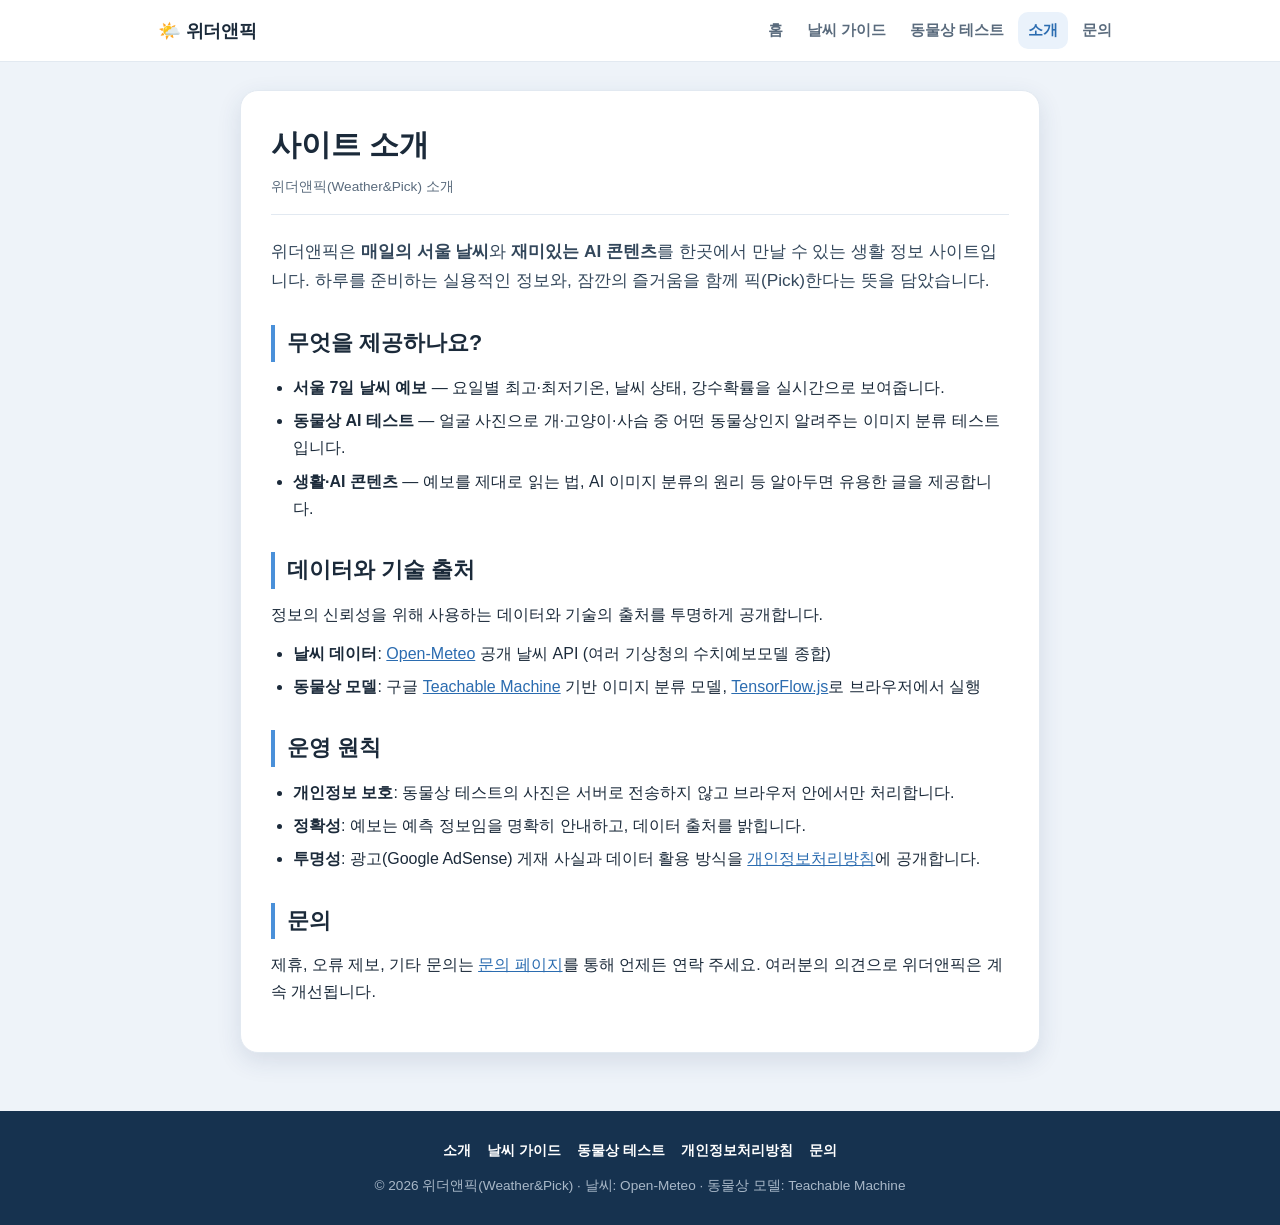
<file: about.html>
<!DOCTYPE html>
<html lang="ko">
<head>
  <meta charset="UTF-8" />
  <meta name="viewport" content="width=device-width, initial-scale=1.0" />
  <title>사이트 소개 | 위더앤픽</title>
  <meta name="description" content="위더앤픽(Weather&Pick)은 서울의 실시간 날씨 예보와 AI 동물상 테스트를 제공하는 생활 콘텐츠 사이트입니다. 사이트의 목적과 운영 방식, 데이터 출처를 소개합니다." />
  <link rel="canonical" href="https://minjin-data.github.io/AI-Study-Project/about.html" />
  <meta property="og:type" content="website" />
  <meta property="og:title" content="사이트 소개 | 위더앤픽" />
  <meta property="og:locale" content="ko_KR" />

  <!-- Google tag (gtag.js) -->
  <script async src="https://www.googletagmanager.com/gtag/js?id=G-V495X7GV44"></script>
  <script>
    window.dataLayer = window.dataLayer || [];
    function gtag(){dataLayer.push(arguments);}
    gtag('js', new Date());
    gtag('config', 'G-V495X7GV44');
  </script>

  <!-- Microsoft Clarity -->
  <script type="text/javascript">
    (function(c,l,a,r,i,t,y){
        c[a]=c[a]||function(){(c[a].q=c[a].q||[]).push(arguments)};
        t=l.createElement(r);t.async=1;t.src="https://www.clarity.ms/tag/"+i;
        y=l.getElementsByTagName(r)[0];y.parentNode.insertBefore(t,y);
    })(window, document, "clarity", "script", "xg13fdg7my");
  </script>

  <meta name="google-adsense-account" content="ca-pub-5785994812198345" />
  <script async src="https://pagead2.googlesyndication.com/pagead/js/adsbygoogle.js?client=ca-pub-5785994812198345"
    crossorigin="anonymous"></script>

  <link rel="stylesheet" href="styles.css" />
</head>
<body>
  <header class="site-header">
    <div class="nav-inner">
      <a class="brand" href="./">🌤️ 위더앤픽</a>
      <nav class="site-nav">
        <a href="./">홈</a>
        <a href="weather-guide.html">날씨 가이드</a>
        <a href="animal-face-guide.html">동물상 테스트</a>
        <a href="about.html" class="active">소개</a>
        <a href="contact.html">문의</a>
      </nav>
    </div>
  </header>

  <main>
    <article class="article">
      <h1>사이트 소개</h1>
      <div class="meta">위더앤픽(Weather&amp;Pick) 소개</div>

      <p class="lead">위더앤픽은 <strong>매일의 서울 날씨</strong>와 <strong>재미있는 AI 콘텐츠</strong>를 한곳에서 만날 수 있는 생활 정보 사이트입니다. 하루를 준비하는 실용적인 정보와, 잠깐의 즐거움을 함께 픽(Pick)한다는 뜻을 담았습니다.</p>

      <h2>무엇을 제공하나요?</h2>
      <ul>
        <li><strong>서울 7일 날씨 예보</strong> — 요일별 최고·최저기온, 날씨 상태, 강수확률을 실시간으로 보여줍니다.</li>
        <li><strong>동물상 AI 테스트</strong> — 얼굴 사진으로 개·고양이·사슴 중 어떤 동물상인지 알려주는 이미지 분류 테스트입니다.</li>
        <li><strong>생활·AI 콘텐츠</strong> — 예보를 제대로 읽는 법, AI 이미지 분류의 원리 등 알아두면 유용한 글을 제공합니다.</li>
      </ul>

      <h2>데이터와 기술 출처</h2>
      <p>정보의 신뢰성을 위해 사용하는 데이터와 기술의 출처를 투명하게 공개합니다.</p>
      <ul>
        <li><strong>날씨 데이터</strong>: <a href="https://open-meteo.com/" target="_blank" rel="noopener">Open-Meteo</a> 공개 날씨 API (여러 기상청의 수치예보모델 종합)</li>
        <li><strong>동물상 모델</strong>: 구글 <a href="https://teachablemachine.withgoogle.com/" target="_blank" rel="noopener">Teachable Machine</a> 기반 이미지 분류 모델, <a href="https://www.tensorflow.org/js" target="_blank" rel="noopener">TensorFlow.js</a>로 브라우저에서 실행</li>
      </ul>

      <h2>운영 원칙</h2>
      <ul>
        <li><strong>개인정보 보호</strong>: 동물상 테스트의 사진은 서버로 전송하지 않고 브라우저 안에서만 처리합니다.</li>
        <li><strong>정확성</strong>: 예보는 예측 정보임을 명확히 안내하고, 데이터 출처를 밝힙니다.</li>
        <li><strong>투명성</strong>: 광고(Google AdSense) 게재 사실과 데이터 활용 방식을 <a href="privacy.html">개인정보처리방침</a>에 공개합니다.</li>
      </ul>

      <h2>문의</h2>
      <p>제휴, 오류 제보, 기타 문의는 <a href="contact.html">문의 페이지</a>를 통해 언제든 연락 주세요. 여러분의 의견으로 위더앤픽은 계속 개선됩니다.</p>
    </article>
  </main>

  <footer class="site-footer">
    <div class="foot-links">
      <a href="about.html">소개</a>
      <a href="weather-guide.html">날씨 가이드</a>
      <a href="animal-face-guide.html">동물상 테스트</a>
      <a href="privacy.html">개인정보처리방침</a>
      <a href="contact.html">문의</a>
    </div>
    <p class="copy">© 2026 위더앤픽(Weather&Pick) · 날씨: Open-Meteo · 동물상 모델: Teachable Machine</p>
  </footer>
</body>
</html>
</file>
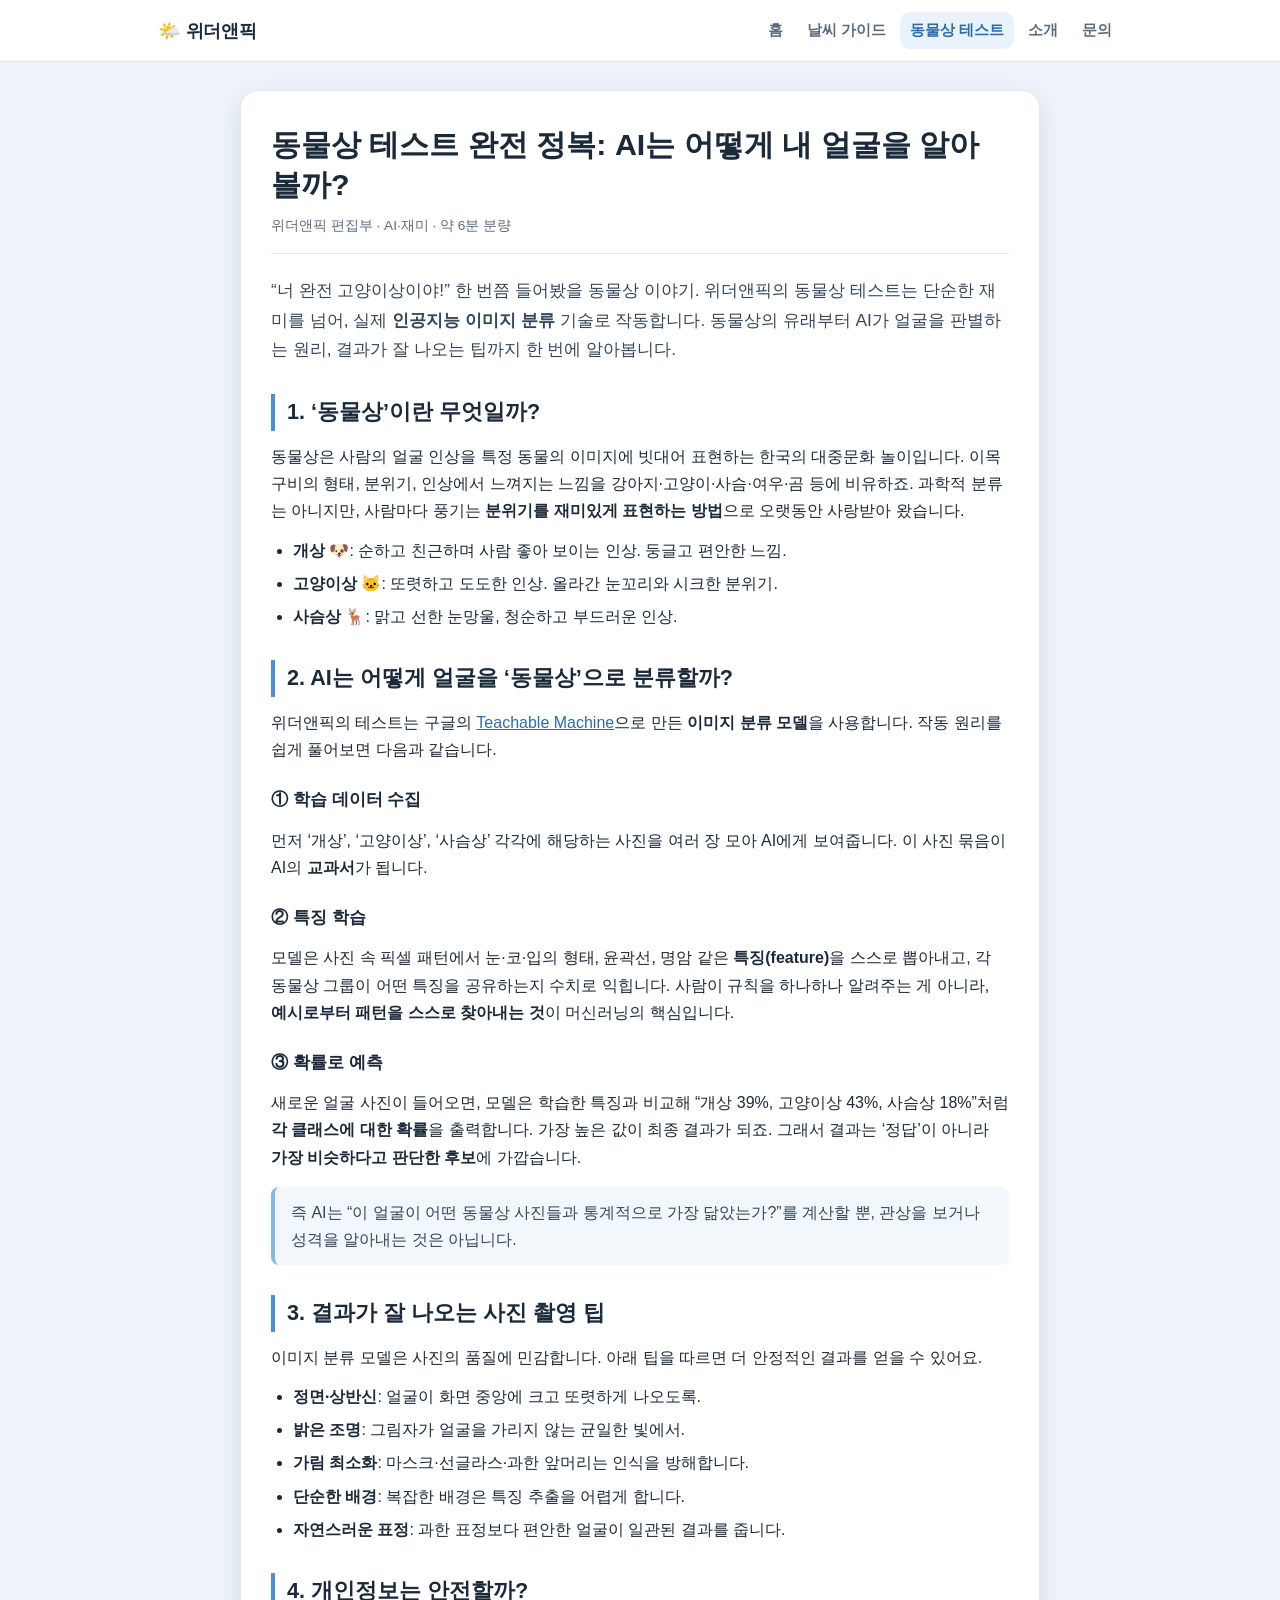
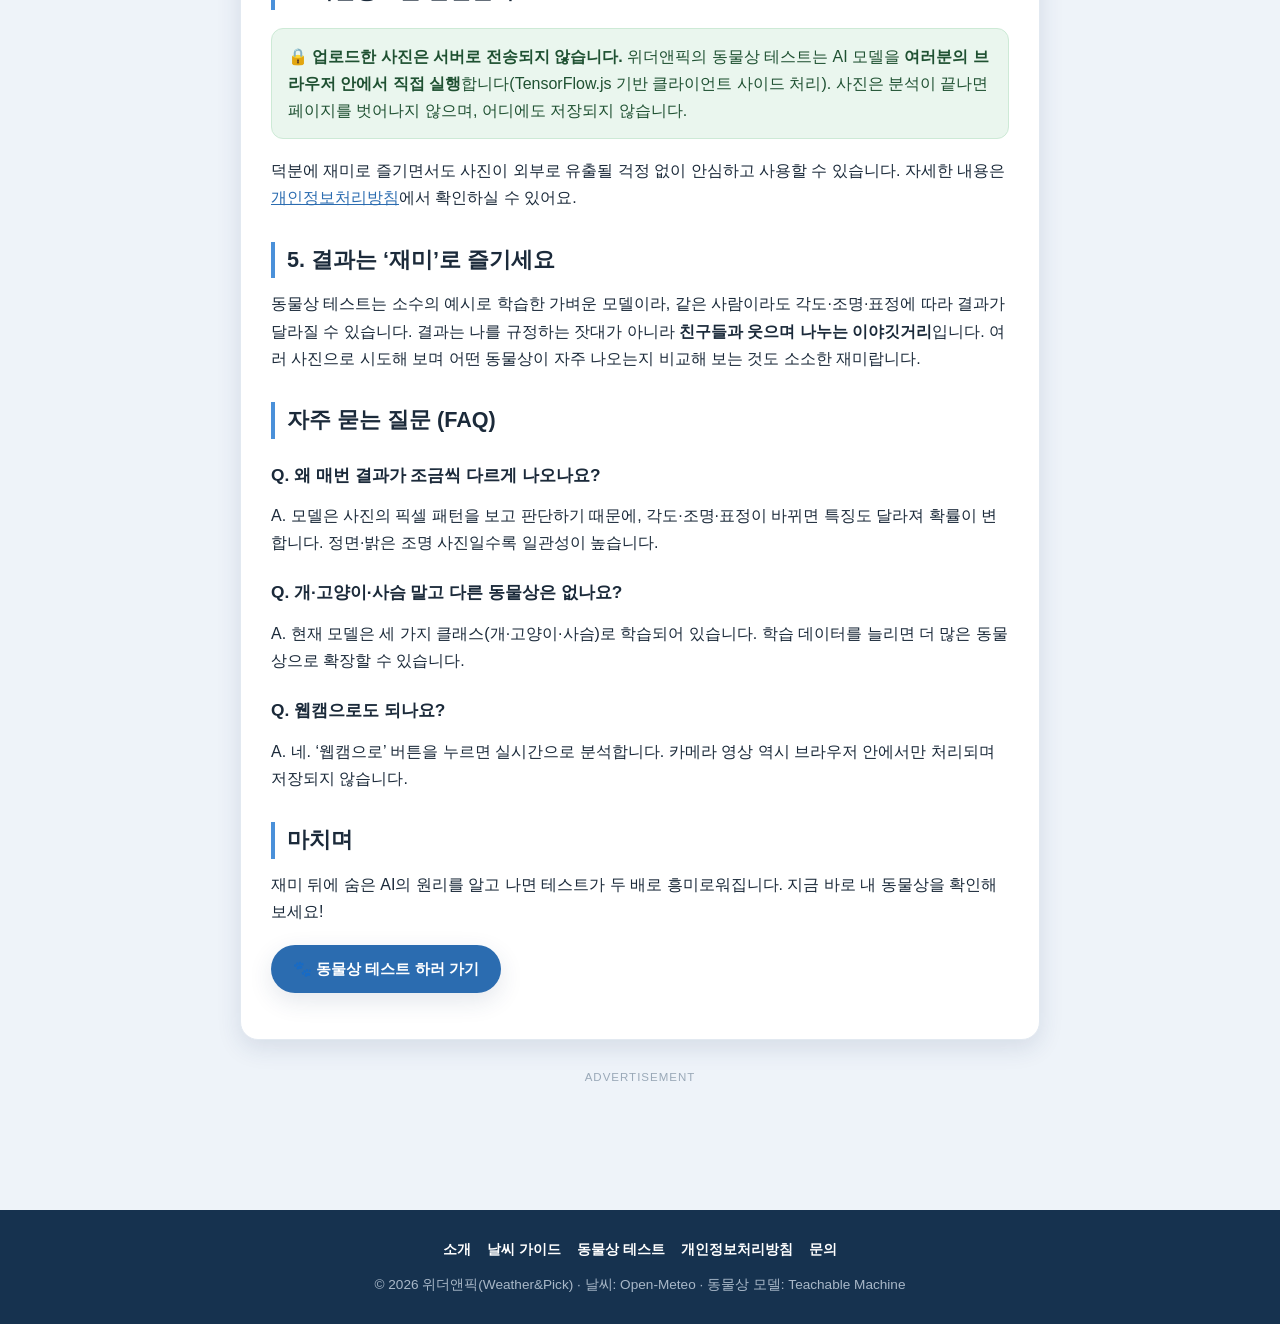
<file: animal-face-guide.html>
<!DOCTYPE html>
<html lang="ko">
<head>
  <meta charset="UTF-8" />
  <meta name="viewport" content="width=device-width, initial-scale=1.0" />
  <title>동물상 테스트 완전 정복: AI는 어떻게 내 얼굴을 알아볼까? | 위더앤픽</title>
  <meta name="description" content="개상·고양이상·사슴상 동물상의 유래부터, AI가 사진을 분류하는 머신러닝 원리, 결과가 잘 나오는 사진 촬영 팁까지. 동물상 테스트를 재미있고 똑똑하게 즐기는 완전 정복 가이드." />
  <link rel="canonical" href="https://minjin-data.github.io/AI-Study-Project/animal-face-guide.html" />
  <meta property="og:type" content="article" />
  <meta property="og:title" content="동물상 테스트 완전 정복: AI는 어떻게 내 얼굴을 알아볼까?" />
  <meta property="og:description" content="동물상의 유래와 AI 이미지 분류 원리, 잘 나오는 사진 촬영 팁." />
  <meta property="og:locale" content="ko_KR" />

  <!-- Google tag (gtag.js) -->
  <script async src="https://www.googletagmanager.com/gtag/js?id=G-V495X7GV44"></script>
  <script>
    window.dataLayer = window.dataLayer || [];
    function gtag(){dataLayer.push(arguments);}
    gtag('js', new Date());
    gtag('config', 'G-V495X7GV44');
  </script>

  <!-- Microsoft Clarity -->
  <script type="text/javascript">
    (function(c,l,a,r,i,t,y){
        c[a]=c[a]||function(){(c[a].q=c[a].q||[]).push(arguments)};
        t=l.createElement(r);t.async=1;t.src="https://www.clarity.ms/tag/"+i;
        y=l.getElementsByTagName(r)[0];y.parentNode.insertBefore(t,y);
    })(window, document, "clarity", "script", "xg13fdg7my");
  </script>

  <meta name="google-adsense-account" content="ca-pub-5785994812198345" />
  <script async src="https://pagead2.googlesyndication.com/pagead/js/adsbygoogle.js?client=ca-pub-5785994812198345"
    crossorigin="anonymous"></script>

  <link rel="stylesheet" href="styles.css" />
</head>
<body>
  <header class="site-header">
    <div class="nav-inner">
      <a class="brand" href="./">🌤️ 위더앤픽</a>
      <nav class="site-nav">
        <a href="./">홈</a>
        <a href="weather-guide.html">날씨 가이드</a>
        <a href="animal-face-guide.html" class="active">동물상 테스트</a>
        <a href="about.html">소개</a>
        <a href="contact.html">문의</a>
      </nav>
    </div>
  </header>

  <main>
    <article class="article">
      <h1>동물상 테스트 완전 정복: AI는 어떻게 내 얼굴을 알아볼까?</h1>
      <div class="meta">위더앤픽 편집부 · AI·재미 · 약 6분 분량</div>

      <p class="lead">“너 완전 고양이상이야!” 한 번쯤 들어봤을 동물상 이야기. 위더앤픽의 동물상 테스트는 단순한 재미를 넘어, 실제 <strong>인공지능 이미지 분류</strong> 기술로 작동합니다. 동물상의 유래부터 AI가 얼굴을 판별하는 원리, 결과가 잘 나오는 팁까지 한 번에 알아봅니다.</p>

      <h2>1. ‘동물상’이란 무엇일까?</h2>
      <p>동물상은 사람의 얼굴 인상을 특정 동물의 이미지에 빗대어 표현하는 한국의 대중문화 놀이입니다. 이목구비의 형태, 분위기, 인상에서 느껴지는 느낌을 강아지·고양이·사슴·여우·곰 등에 비유하죠. 과학적 분류는 아니지만, 사람마다 풍기는 <strong>분위기를 재미있게 표현하는 방법</strong>으로 오랫동안 사랑받아 왔습니다.</p>
      <ul>
        <li><strong>개상 🐶</strong>: 순하고 친근하며 사람 좋아 보이는 인상. 둥글고 편안한 느낌.</li>
        <li><strong>고양이상 🐱</strong>: 또렷하고 도도한 인상. 올라간 눈꼬리와 시크한 분위기.</li>
        <li><strong>사슴상 🦌</strong>: 맑고 선한 눈망울, 청순하고 부드러운 인상.</li>
      </ul>

      <h2>2. AI는 어떻게 얼굴을 ‘동물상’으로 분류할까?</h2>
      <p>위더앤픽의 테스트는 구글의 <a href="https://teachablemachine.withgoogle.com/" target="_blank" rel="noopener">Teachable Machine</a>으로 만든 <strong>이미지 분류 모델</strong>을 사용합니다. 작동 원리를 쉽게 풀어보면 다음과 같습니다.</p>
      <h3>① 학습 데이터 수집</h3>
      <p>먼저 ‘개상’, ‘고양이상’, ‘사슴상’ 각각에 해당하는 사진을 여러 장 모아 AI에게 보여줍니다. 이 사진 묶음이 AI의 <strong>교과서</strong>가 됩니다.</p>
      <h3>② 특징 학습</h3>
      <p>모델은 사진 속 픽셀 패턴에서 눈·코·입의 형태, 윤곽선, 명암 같은 <strong>특징(feature)</strong>을 스스로 뽑아내고, 각 동물상 그룹이 어떤 특징을 공유하는지 수치로 익힙니다. 사람이 규칙을 하나하나 알려주는 게 아니라, <strong>예시로부터 패턴을 스스로 찾아내는 것</strong>이 머신러닝의 핵심입니다.</p>
      <h3>③ 확률로 예측</h3>
      <p>새로운 얼굴 사진이 들어오면, 모델은 학습한 특징과 비교해 “개상 39%, 고양이상 43%, 사슴상 18%”처럼 <strong>각 클래스에 대한 확률</strong>을 출력합니다. 가장 높은 값이 최종 결과가 되죠. 그래서 결과는 ‘정답’이 아니라 <strong>가장 비슷하다고 판단한 후보</strong>에 가깝습니다.</p>
      <blockquote>즉 AI는 “이 얼굴이 어떤 동물상 사진들과 통계적으로 가장 닮았는가?”를 계산할 뿐, 관상을 보거나 성격을 알아내는 것은 아닙니다.</blockquote>

      <h2>3. 결과가 잘 나오는 사진 촬영 팁</h2>
      <p>이미지 분류 모델은 사진의 품질에 민감합니다. 아래 팁을 따르면 더 안정적인 결과를 얻을 수 있어요.</p>
      <ul>
        <li><strong>정면·상반신</strong>: 얼굴이 화면 중앙에 크고 또렷하게 나오도록.</li>
        <li><strong>밝은 조명</strong>: 그림자가 얼굴을 가리지 않는 균일한 빛에서.</li>
        <li><strong>가림 최소화</strong>: 마스크·선글라스·과한 앞머리는 인식을 방해합니다.</li>
        <li><strong>단순한 배경</strong>: 복잡한 배경은 특징 추출을 어렵게 합니다.</li>
        <li><strong>자연스러운 표정</strong>: 과한 표정보다 편안한 얼굴이 일관된 결과를 줍니다.</li>
      </ul>

      <h2>4. 개인정보는 안전할까?</h2>
      <div class="callout">🔒 <strong>업로드한 사진은 서버로 전송되지 않습니다.</strong> 위더앤픽의 동물상 테스트는 AI 모델을 <strong>여러분의 브라우저 안에서 직접 실행</strong>합니다(TensorFlow.js 기반 클라이언트 사이드 처리). 사진은 분석이 끝나면 페이지를 벗어나지 않으며, 어디에도 저장되지 않습니다.</div>
      <p>덕분에 재미로 즐기면서도 사진이 외부로 유출될 걱정 없이 안심하고 사용할 수 있습니다. 자세한 내용은 <a href="privacy.html">개인정보처리방침</a>에서 확인하실 수 있어요.</p>

      <h2>5. 결과는 ‘재미’로 즐기세요</h2>
      <p>동물상 테스트는 소수의 예시로 학습한 가벼운 모델이라, 같은 사람이라도 각도·조명·표정에 따라 결과가 달라질 수 있습니다. 결과는 나를 규정하는 잣대가 아니라 <strong>친구들과 웃으며 나누는 이야깃거리</strong>입니다. 여러 사진으로 시도해 보며 어떤 동물상이 자주 나오는지 비교해 보는 것도 소소한 재미랍니다.</p>

      <h2>자주 묻는 질문 (FAQ)</h2>
      <h3>Q. 왜 매번 결과가 조금씩 다르게 나오나요?</h3>
      <p>A. 모델은 사진의 픽셀 패턴을 보고 판단하기 때문에, 각도·조명·표정이 바뀌면 특징도 달라져 확률이 변합니다. 정면·밝은 조명 사진일수록 일관성이 높습니다.</p>
      <h3>Q. 개·고양이·사슴 말고 다른 동물상은 없나요?</h3>
      <p>A. 현재 모델은 세 가지 클래스(개·고양이·사슴)로 학습되어 있습니다. 학습 데이터를 늘리면 더 많은 동물상으로 확장할 수 있습니다.</p>
      <h3>Q. 웹캠으로도 되나요?</h3>
      <p>A. 네. ‘웹캠으로’ 버튼을 누르면 실시간으로 분석합니다. 카메라 영상 역시 브라우저 안에서만 처리되며 저장되지 않습니다.</p>

      <h2>마치며</h2>
      <p>재미 뒤에 숨은 AI의 원리를 알고 나면 테스트가 두 배로 흥미로워집니다. 지금 바로 내 동물상을 확인해 보세요!</p>
      <p style="margin-top:20px"><a class="btn primary" href="./#animal-test" style="color:#fff;background:var(--blue)">🐾 동물상 테스트 하러 가기</a></p>
    </article>

    <div class="ad-slot" aria-hidden="true"><small>ADVERTISEMENT</small></div>
  </main>

  <footer class="site-footer">
    <div class="foot-links">
      <a href="about.html">소개</a>
      <a href="weather-guide.html">날씨 가이드</a>
      <a href="animal-face-guide.html">동물상 테스트</a>
      <a href="privacy.html">개인정보처리방침</a>
      <a href="contact.html">문의</a>
    </div>
    <p class="copy">© 2026 위더앤픽(Weather&Pick) · 날씨: Open-Meteo · 동물상 모델: Teachable Machine</p>
  </footer>
</body>
</html>
</file>
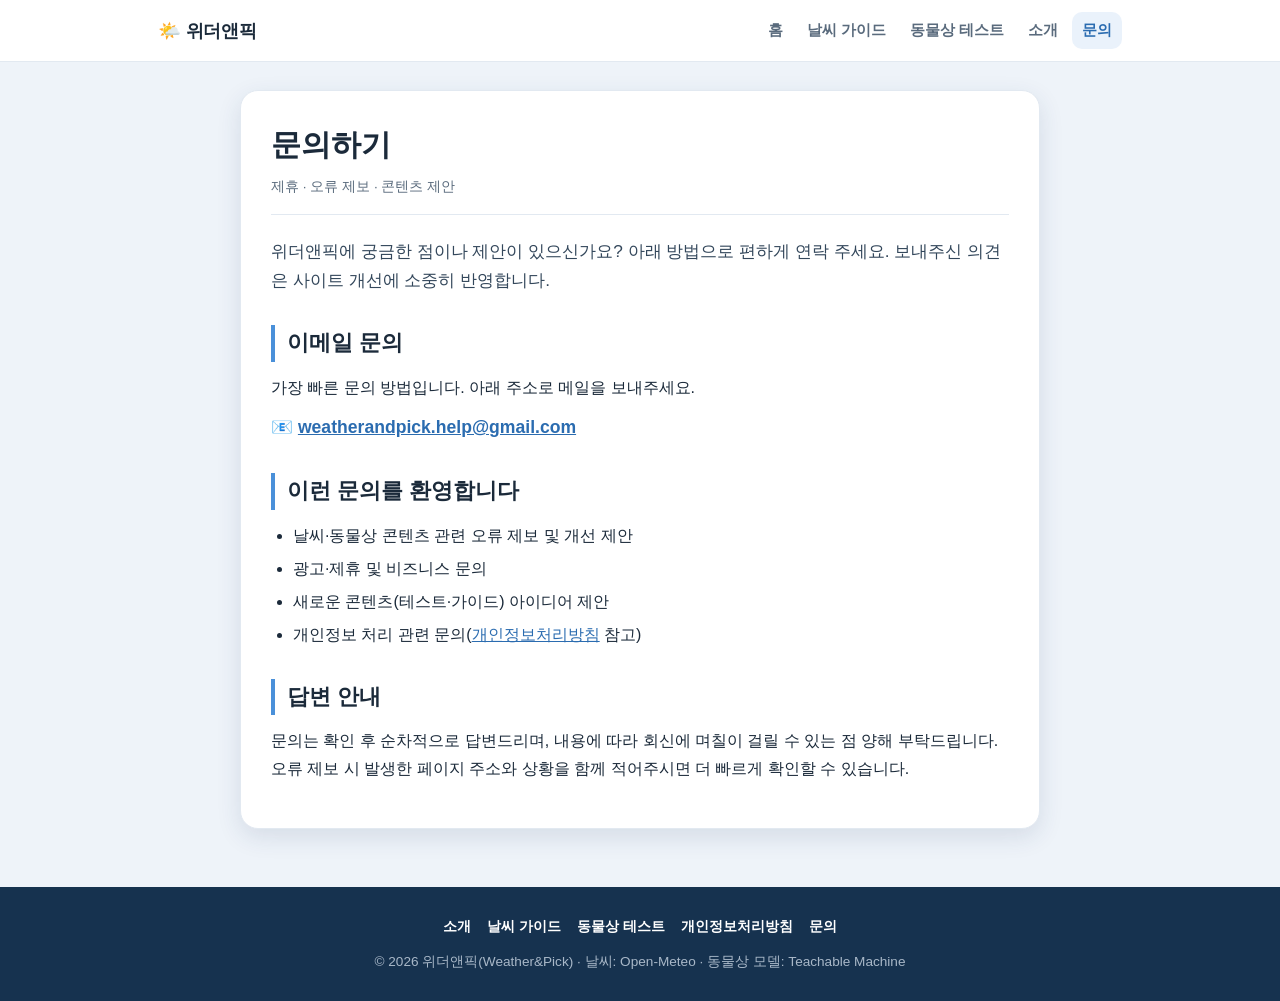
<file: contact.html>
<!DOCTYPE html>
<html lang="ko">
<head>
  <meta charset="UTF-8" />
  <meta name="viewport" content="width=device-width, initial-scale=1.0" />
  <title>문의 | 위더앤픽</title>
  <meta name="description" content="위더앤픽(Weather&Pick)에 제휴, 오류 제보, 콘텐츠 제안 등을 문의하는 방법을 안내합니다. 이메일로 편하게 연락 주세요." />
  <link rel="canonical" href="https://minjin-data.github.io/AI-Study-Project/contact.html" />
  <meta property="og:type" content="website" />
  <meta property="og:title" content="문의 | 위더앤픽" />
  <meta property="og:locale" content="ko_KR" />

  <!-- Google tag (gtag.js) -->
  <script async src="https://www.googletagmanager.com/gtag/js?id=G-V495X7GV44"></script>
  <script>
    window.dataLayer = window.dataLayer || [];
    function gtag(){dataLayer.push(arguments);}
    gtag('js', new Date());
    gtag('config', 'G-V495X7GV44');
  </script>

  <!-- Microsoft Clarity -->
  <script type="text/javascript">
    (function(c,l,a,r,i,t,y){
        c[a]=c[a]||function(){(c[a].q=c[a].q||[]).push(arguments)};
        t=l.createElement(r);t.async=1;t.src="https://www.clarity.ms/tag/"+i;
        y=l.getElementsByTagName(r)[0];y.parentNode.insertBefore(t,y);
    })(window, document, "clarity", "script", "xg13fdg7my");
  </script>

  <meta name="google-adsense-account" content="ca-pub-5785994812198345" />
  <script async src="https://pagead2.googlesyndication.com/pagead/js/adsbygoogle.js?client=ca-pub-5785994812198345"
    crossorigin="anonymous"></script>

  <link rel="stylesheet" href="styles.css" />
</head>
<body>
  <header class="site-header">
    <div class="nav-inner">
      <a class="brand" href="./">🌤️ 위더앤픽</a>
      <nav class="site-nav">
        <a href="./">홈</a>
        <a href="weather-guide.html">날씨 가이드</a>
        <a href="animal-face-guide.html">동물상 테스트</a>
        <a href="about.html">소개</a>
        <a href="contact.html" class="active">문의</a>
      </nav>
    </div>
  </header>

  <main>
    <article class="article">
      <h1>문의하기</h1>
      <div class="meta">제휴 · 오류 제보 · 콘텐츠 제안</div>

      <p class="lead">위더앤픽에 궁금한 점이나 제안이 있으신가요? 아래 방법으로 편하게 연락 주세요. 보내주신 의견은 사이트 개선에 소중히 반영합니다.</p>

      <h2>이메일 문의</h2>
      <p>가장 빠른 문의 방법입니다. 아래 주소로 메일을 보내주세요.</p>
      <p style="font-size:1.1rem"><strong>📧 <a href="mailto:weatherandpick.help@gmail.com">weatherandpick.help@gmail.com</a></strong></p>

      <h2>이런 문의를 환영합니다</h2>
      <ul>
        <li>날씨·동물상 콘텐츠 관련 오류 제보 및 개선 제안</li>
        <li>광고·제휴 및 비즈니스 문의</li>
        <li>새로운 콘텐츠(테스트·가이드) 아이디어 제안</li>
        <li>개인정보 처리 관련 문의(<a href="privacy.html">개인정보처리방침</a> 참고)</li>
      </ul>

      <h2>답변 안내</h2>
      <p>문의는 확인 후 순차적으로 답변드리며, 내용에 따라 회신에 며칠이 걸릴 수 있는 점 양해 부탁드립니다. 오류 제보 시 발생한 페이지 주소와 상황을 함께 적어주시면 더 빠르게 확인할 수 있습니다.</p>
    </article>
  </main>

  <footer class="site-footer">
    <div class="foot-links">
      <a href="about.html">소개</a>
      <a href="weather-guide.html">날씨 가이드</a>
      <a href="animal-face-guide.html">동물상 테스트</a>
      <a href="privacy.html">개인정보처리방침</a>
      <a href="contact.html">문의</a>
    </div>
    <p class="copy">© 2026 위더앤픽(Weather&Pick) · 날씨: Open-Meteo · 동물상 모델: Teachable Machine</p>
  </footer>
</body>
</html>
</file>
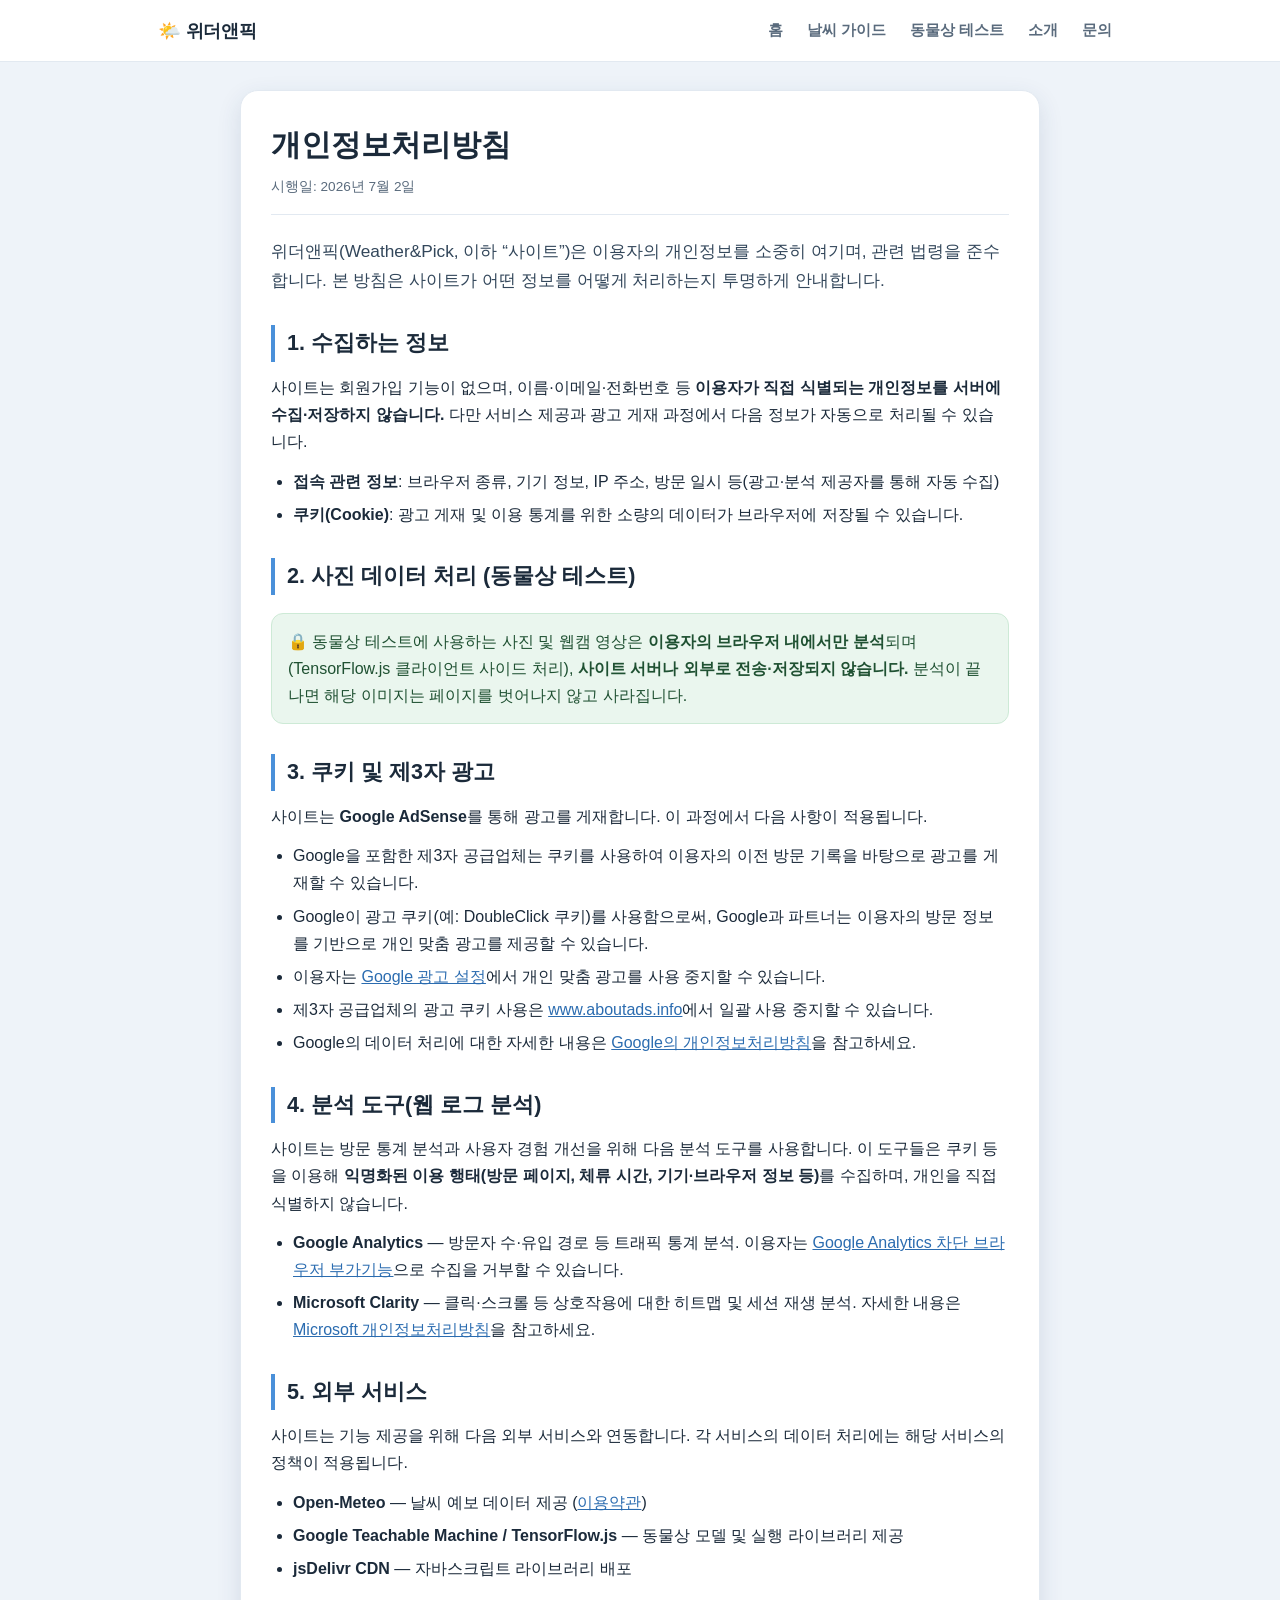
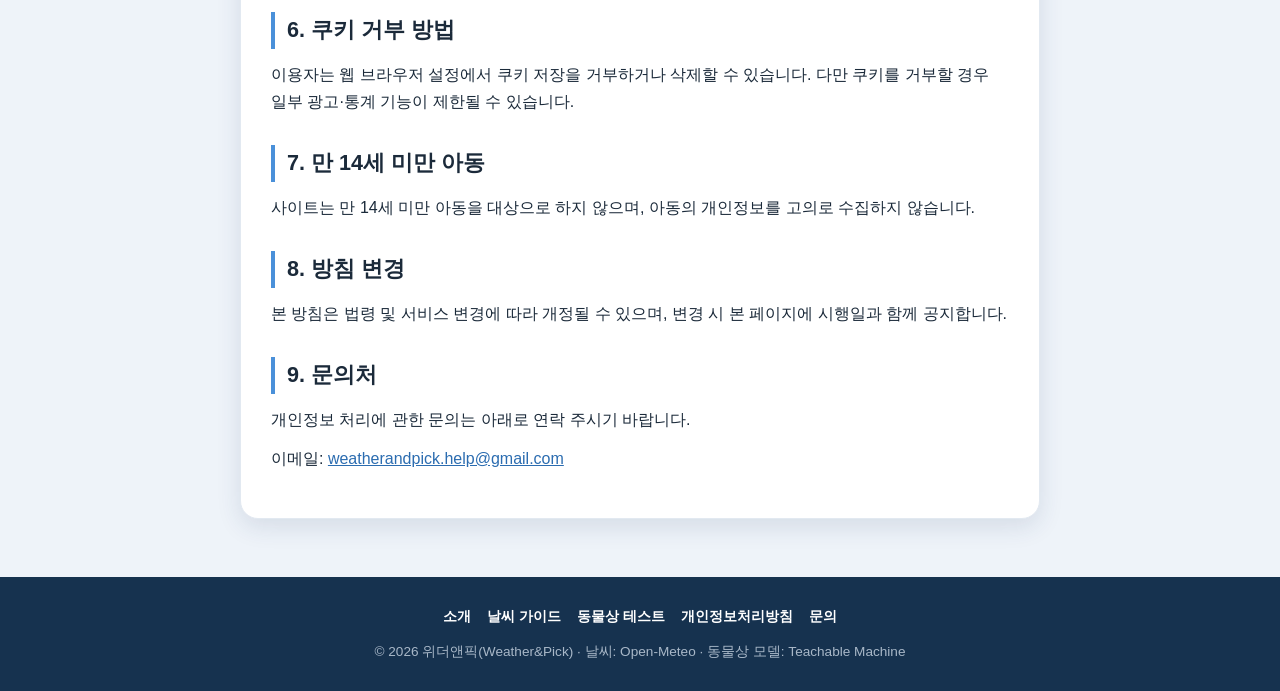
<file: privacy.html>
<!DOCTYPE html>
<html lang="ko">
<head>
  <meta charset="UTF-8" />
  <meta name="viewport" content="width=device-width, initial-scale=1.0" />
  <title>개인정보처리방침 | 위더앤픽</title>
  <meta name="description" content="위더앤픽(Weather&Pick)의 개인정보처리방침입니다. 쿠키 사용, Google AdSense 등 제3자 광고, 분석 도구(Google Analytics·Microsoft Clarity), 개인 맞춤 광고 옵트아웃 방법, 사진 데이터 처리 방식을 안내합니다." />
  <link rel="canonical" href="https://minjin-data.github.io/AI-Study-Project/privacy.html" />
  <meta name="robots" content="index, follow" />

  <!-- Google tag (gtag.js) -->
  <script async src="https://www.googletagmanager.com/gtag/js?id=G-V495X7GV44"></script>
  <script>
    window.dataLayer = window.dataLayer || [];
    function gtag(){dataLayer.push(arguments);}
    gtag('js', new Date());
    gtag('config', 'G-V495X7GV44');
  </script>

  <!-- Microsoft Clarity -->
  <script type="text/javascript">
    (function(c,l,a,r,i,t,y){
        c[a]=c[a]||function(){(c[a].q=c[a].q||[]).push(arguments)};
        t=l.createElement(r);t.async=1;t.src="https://www.clarity.ms/tag/"+i;
        y=l.getElementsByTagName(r)[0];y.parentNode.insertBefore(t,y);
    })(window, document, "clarity", "script", "xg13fdg7my");
  </script>

  <meta name="google-adsense-account" content="ca-pub-5785994812198345" />
  <script async src="https://pagead2.googlesyndication.com/pagead/js/adsbygoogle.js?client=ca-pub-5785994812198345"
    crossorigin="anonymous"></script>

  <link rel="stylesheet" href="styles.css" />
</head>
<body>
  <header class="site-header">
    <div class="nav-inner">
      <a class="brand" href="./">🌤️ 위더앤픽</a>
      <nav class="site-nav">
        <a href="./">홈</a>
        <a href="weather-guide.html">날씨 가이드</a>
        <a href="animal-face-guide.html">동물상 테스트</a>
        <a href="about.html">소개</a>
        <a href="contact.html">문의</a>
      </nav>
    </div>
  </header>

  <main>
    <article class="article">
      <h1>개인정보처리방침</h1>
      <div class="meta">시행일: 2026년 7월 2일</div>

      <p class="lead">위더앤픽(Weather&amp;Pick, 이하 “사이트”)은 이용자의 개인정보를 소중히 여기며, 관련 법령을 준수합니다. 본 방침은 사이트가 어떤 정보를 어떻게 처리하는지 투명하게 안내합니다.</p>

      <h2>1. 수집하는 정보</h2>
      <p>사이트는 회원가입 기능이 없으며, 이름·이메일·전화번호 등 <strong>이용자가 직접 식별되는 개인정보를 서버에 수집·저장하지 않습니다.</strong> 다만 서비스 제공과 광고 게재 과정에서 다음 정보가 자동으로 처리될 수 있습니다.</p>
      <ul>
        <li><strong>접속 관련 정보</strong>: 브라우저 종류, 기기 정보, IP 주소, 방문 일시 등(광고·분석 제공자를 통해 자동 수집)</li>
        <li><strong>쿠키(Cookie)</strong>: 광고 게재 및 이용 통계를 위한 소량의 데이터가 브라우저에 저장될 수 있습니다.</li>
      </ul>

      <h2>2. 사진 데이터 처리 (동물상 테스트)</h2>
      <div class="callout">🔒 동물상 테스트에 사용하는 사진 및 웹캠 영상은 <strong>이용자의 브라우저 내에서만 분석</strong>되며(TensorFlow.js 클라이언트 사이드 처리), <strong>사이트 서버나 외부로 전송·저장되지 않습니다.</strong> 분석이 끝나면 해당 이미지는 페이지를 벗어나지 않고 사라집니다.</div>

      <h2>3. 쿠키 및 제3자 광고</h2>
      <p>사이트는 <strong>Google AdSense</strong>를 통해 광고를 게재합니다. 이 과정에서 다음 사항이 적용됩니다.</p>
      <ul>
        <li>Google을 포함한 제3자 공급업체는 쿠키를 사용하여 이용자의 이전 방문 기록을 바탕으로 광고를 게재할 수 있습니다.</li>
        <li>Google이 광고 쿠키(예: DoubleClick 쿠키)를 사용함으로써, Google과 파트너는 이용자의 방문 정보를 기반으로 개인 맞춤 광고를 제공할 수 있습니다.</li>
        <li>이용자는 <a href="https://www.google.com/settings/ads" target="_blank" rel="noopener">Google 광고 설정</a>에서 개인 맞춤 광고를 사용 중지할 수 있습니다.</li>
        <li>제3자 공급업체의 광고 쿠키 사용은 <a href="https://www.aboutads.info/choices/" target="_blank" rel="noopener">www.aboutads.info</a>에서 일괄 사용 중지할 수 있습니다.</li>
        <li>Google의 데이터 처리에 대한 자세한 내용은 <a href="https://policies.google.com/technologies/partner-sites" target="_blank" rel="noopener">Google의 개인정보처리방침</a>을 참고하세요.</li>
      </ul>

      <h2>4. 분석 도구(웹 로그 분석)</h2>
      <p>사이트는 방문 통계 분석과 사용자 경험 개선을 위해 다음 분석 도구를 사용합니다. 이 도구들은 쿠키 등을 이용해 <strong>익명화된 이용 행태(방문 페이지, 체류 시간, 기기·브라우저 정보 등)</strong>를 수집하며, 개인을 직접 식별하지 않습니다.</p>
      <ul>
        <li><strong>Google Analytics</strong> — 방문자 수·유입 경로 등 트래픽 통계 분석. 이용자는 <a href="https://tools.google.com/dlpage/gaoptout" target="_blank" rel="noopener">Google Analytics 차단 브라우저 부가기능</a>으로 수집을 거부할 수 있습니다.</li>
        <li><strong>Microsoft Clarity</strong> — 클릭·스크롤 등 상호작용에 대한 히트맵 및 세션 재생 분석. 자세한 내용은 <a href="https://privacy.microsoft.com/privacystatement" target="_blank" rel="noopener">Microsoft 개인정보처리방침</a>을 참고하세요.</li>
      </ul>

      <h2>5. 외부 서비스</h2>
      <p>사이트는 기능 제공을 위해 다음 외부 서비스와 연동합니다. 각 서비스의 데이터 처리에는 해당 서비스의 정책이 적용됩니다.</p>
      <ul>
        <li><strong>Open-Meteo</strong> — 날씨 예보 데이터 제공 (<a href="https://open-meteo.com/en/terms" target="_blank" rel="noopener">이용약관</a>)</li>
        <li><strong>Google Teachable Machine / TensorFlow.js</strong> — 동물상 모델 및 실행 라이브러리 제공</li>
        <li><strong>jsDelivr CDN</strong> — 자바스크립트 라이브러리 배포</li>
      </ul>

      <h2>6. 쿠키 거부 방법</h2>
      <p>이용자는 웹 브라우저 설정에서 쿠키 저장을 거부하거나 삭제할 수 있습니다. 다만 쿠키를 거부할 경우 일부 광고·통계 기능이 제한될 수 있습니다.</p>

      <h2>7. 만 14세 미만 아동</h2>
      <p>사이트는 만 14세 미만 아동을 대상으로 하지 않으며, 아동의 개인정보를 고의로 수집하지 않습니다.</p>

      <h2>8. 방침 변경</h2>
      <p>본 방침은 법령 및 서비스 변경에 따라 개정될 수 있으며, 변경 시 본 페이지에 시행일과 함께 공지합니다.</p>

      <h2>9. 문의처</h2>
      <p>개인정보 처리에 관한 문의는 아래로 연락 주시기 바랍니다.</p>
      <p>이메일: <a href="mailto:weatherandpick.help@gmail.com">weatherandpick.help@gmail.com</a></p>
    </article>
  </main>

  <footer class="site-footer">
    <div class="foot-links">
      <a href="about.html">소개</a>
      <a href="weather-guide.html">날씨 가이드</a>
      <a href="animal-face-guide.html">동물상 테스트</a>
      <a href="privacy.html">개인정보처리방침</a>
      <a href="contact.html">문의</a>
    </div>
    <p class="copy">© 2026 위더앤픽(Weather&Pick) · 날씨: Open-Meteo · 동물상 모델: Teachable Machine</p>
  </footer>
</body>
</html>
</file>
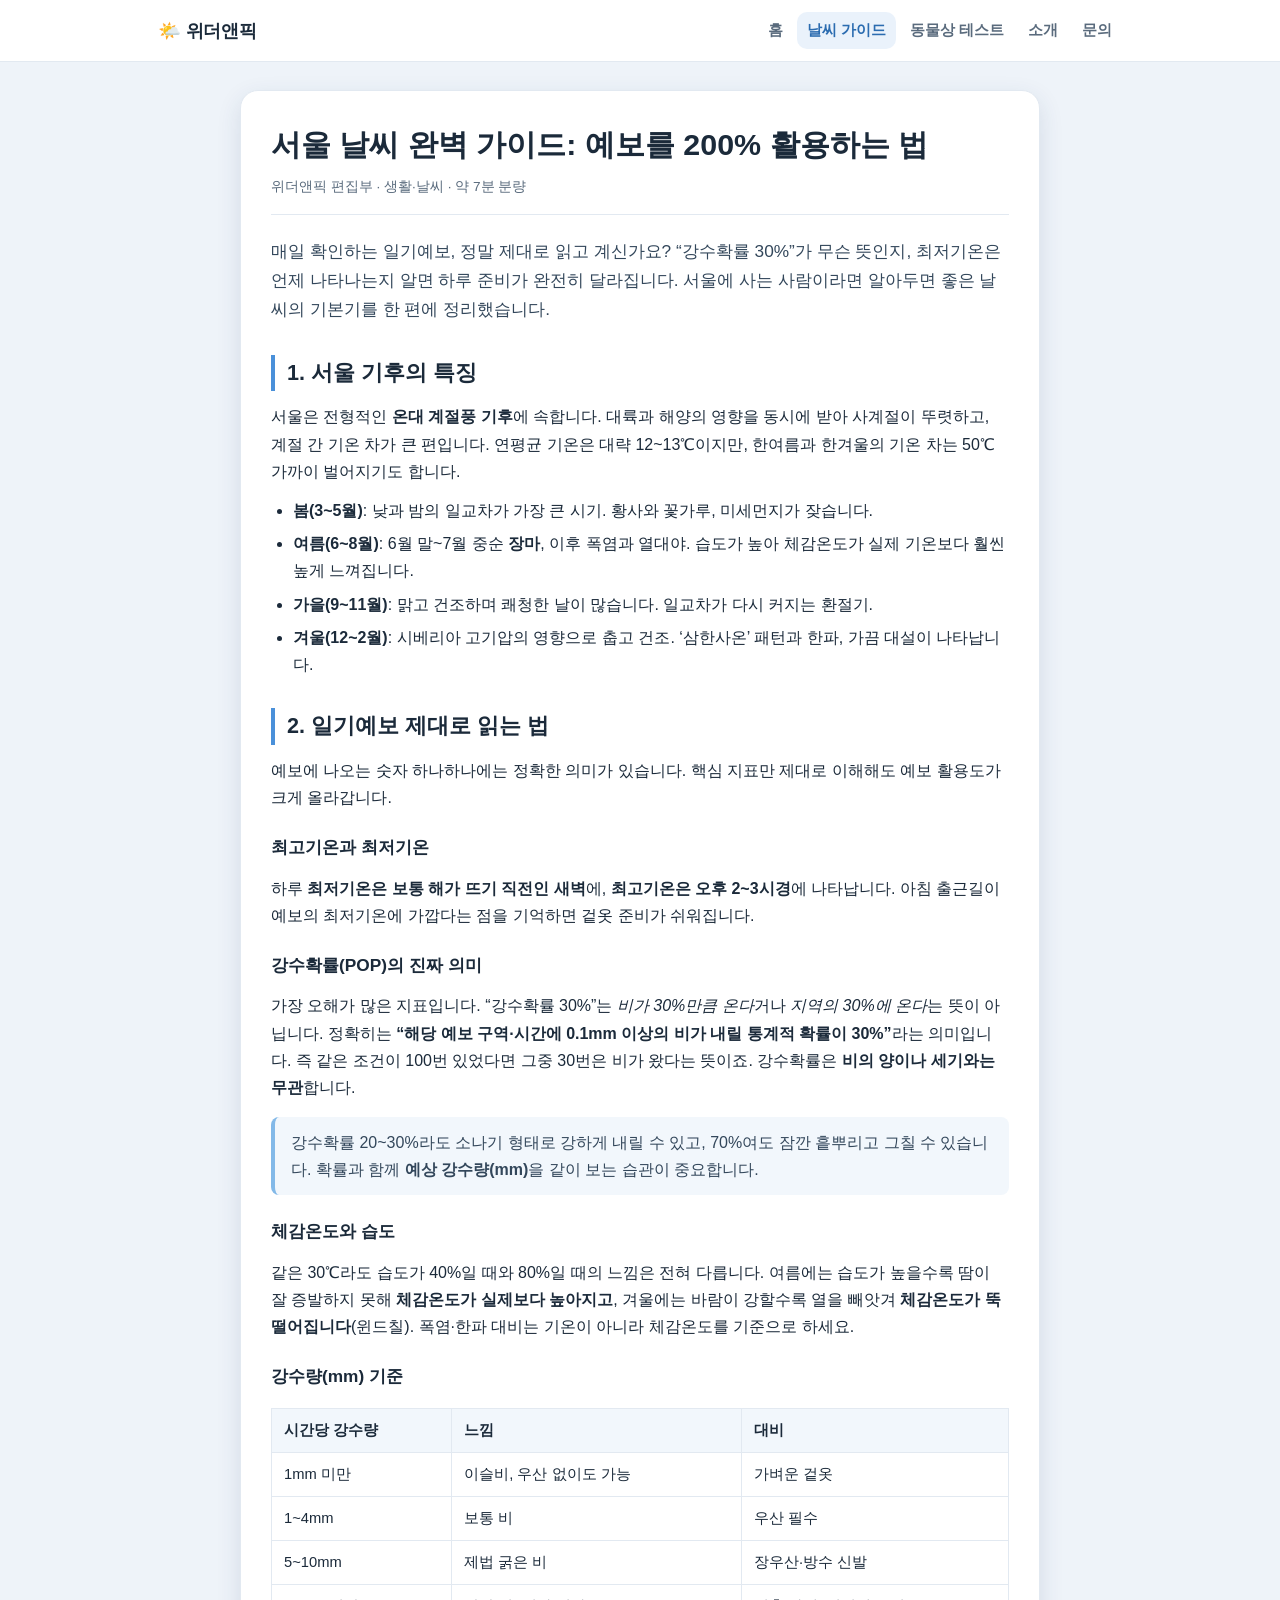
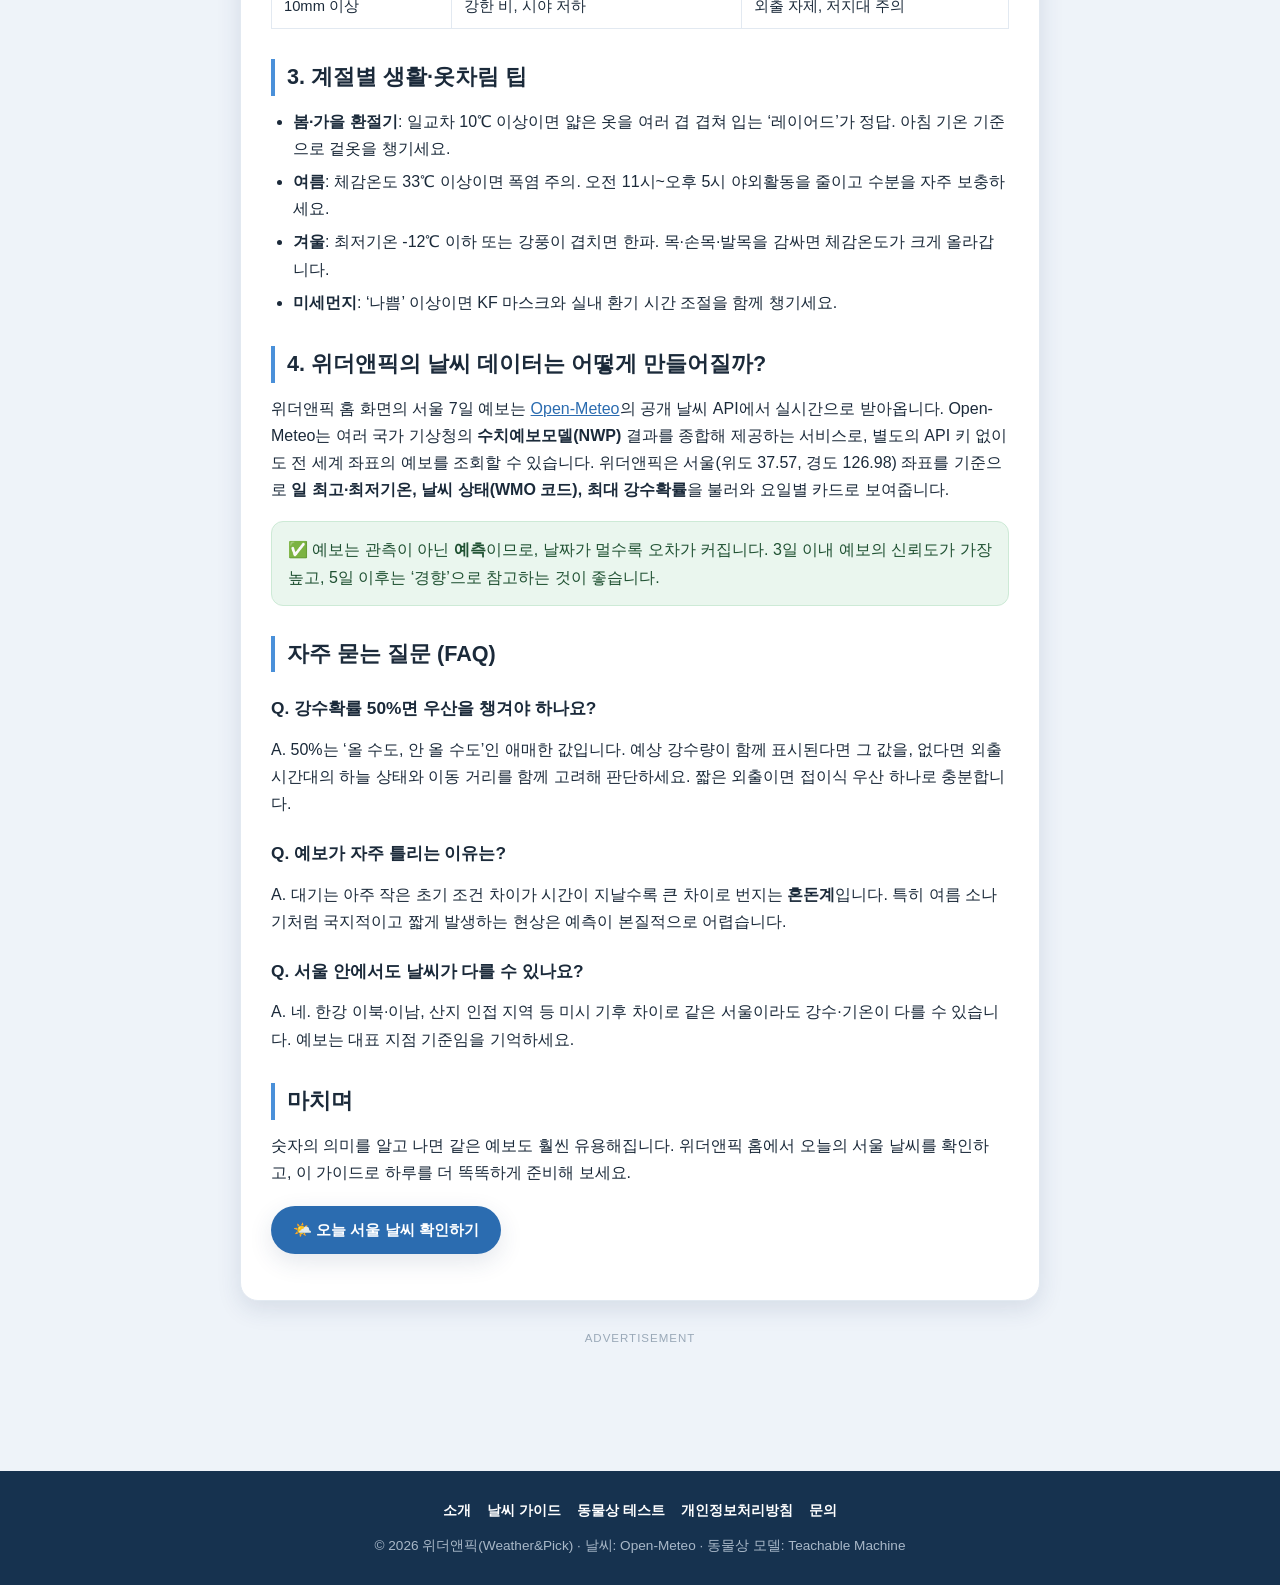
<file: weather-guide.html>
<!DOCTYPE html>
<html lang="ko">
<head>
  <meta charset="UTF-8" />
  <meta name="viewport" content="width=device-width, initial-scale=1.0" />
  <title>서울 날씨 완벽 가이드: 예보를 200% 활용하는 법 | 위더앤픽</title>
  <meta name="description" content="서울 기후의 특징부터 강수확률·체감온도의 진짜 의미, 계절별 옷차림 팁까지. 일기예보를 제대로 읽고 200% 활용하는 방법을 정리한 서울 날씨 완벽 가이드입니다." />
  <link rel="canonical" href="https://minjin-data.github.io/AI-Study-Project/weather-guide.html" />
  <meta property="og:type" content="article" />
  <meta property="og:title" content="서울 날씨 완벽 가이드: 예보를 200% 활용하는 법" />
  <meta property="og:description" content="강수확률의 진짜 의미부터 계절별 옷차림까지, 서울 날씨 예보 제대로 읽는 법." />
  <meta property="og:locale" content="ko_KR" />

  <!-- Google tag (gtag.js) -->
  <script async src="https://www.googletagmanager.com/gtag/js?id=G-V495X7GV44"></script>
  <script>
    window.dataLayer = window.dataLayer || [];
    function gtag(){dataLayer.push(arguments);}
    gtag('js', new Date());
    gtag('config', 'G-V495X7GV44');
  </script>

  <!-- Microsoft Clarity -->
  <script type="text/javascript">
    (function(c,l,a,r,i,t,y){
        c[a]=c[a]||function(){(c[a].q=c[a].q||[]).push(arguments)};
        t=l.createElement(r);t.async=1;t.src="https://www.clarity.ms/tag/"+i;
        y=l.getElementsByTagName(r)[0];y.parentNode.insertBefore(t,y);
    })(window, document, "clarity", "script", "xg13fdg7my");
  </script>

  <meta name="google-adsense-account" content="ca-pub-5785994812198345" />
  <script async src="https://pagead2.googlesyndication.com/pagead/js/adsbygoogle.js?client=ca-pub-5785994812198345"
    crossorigin="anonymous"></script>

  <link rel="stylesheet" href="styles.css" />
</head>
<body>
  <header class="site-header">
    <div class="nav-inner">
      <a class="brand" href="./">🌤️ 위더앤픽</a>
      <nav class="site-nav">
        <a href="./">홈</a>
        <a href="weather-guide.html" class="active">날씨 가이드</a>
        <a href="animal-face-guide.html">동물상 테스트</a>
        <a href="about.html">소개</a>
        <a href="contact.html">문의</a>
      </nav>
    </div>
  </header>

  <main>
    <article class="article">
      <h1>서울 날씨 완벽 가이드: 예보를 200% 활용하는 법</h1>
      <div class="meta">위더앤픽 편집부 · 생활·날씨 · 약 7분 분량</div>

      <p class="lead">매일 확인하는 일기예보, 정말 제대로 읽고 계신가요? “강수확률 30%”가 무슨 뜻인지, 최저기온은 언제 나타나는지 알면 하루 준비가 완전히 달라집니다. 서울에 사는 사람이라면 알아두면 좋은 날씨의 기본기를 한 편에 정리했습니다.</p>

      <h2>1. 서울 기후의 특징</h2>
      <p>서울은 전형적인 <strong>온대 계절풍 기후</strong>에 속합니다. 대륙과 해양의 영향을 동시에 받아 사계절이 뚜렷하고, 계절 간 기온 차가 큰 편입니다. 연평균 기온은 대략 12~13℃이지만, 한여름과 한겨울의 기온 차는 50℃ 가까이 벌어지기도 합니다.</p>
      <ul>
        <li><strong>봄(3~5월)</strong>: 낮과 밤의 일교차가 가장 큰 시기. 황사와 꽃가루, 미세먼지가 잦습니다.</li>
        <li><strong>여름(6~8월)</strong>: 6월 말~7월 중순 <strong>장마</strong>, 이후 폭염과 열대야. 습도가 높아 체감온도가 실제 기온보다 훨씬 높게 느껴집니다.</li>
        <li><strong>가을(9~11월)</strong>: 맑고 건조하며 쾌청한 날이 많습니다. 일교차가 다시 커지는 환절기.</li>
        <li><strong>겨울(12~2월)</strong>: 시베리아 고기압의 영향으로 춥고 건조. ‘삼한사온’ 패턴과 한파, 가끔 대설이 나타납니다.</li>
      </ul>

      <h2>2. 일기예보 제대로 읽는 법</h2>
      <p>예보에 나오는 숫자 하나하나에는 정확한 의미가 있습니다. 핵심 지표만 제대로 이해해도 예보 활용도가 크게 올라갑니다.</p>

      <h3>최고기온과 최저기온</h3>
      <p>하루 <strong>최저기온은 보통 해가 뜨기 직전인 새벽</strong>에, <strong>최고기온은 오후 2~3시경</strong>에 나타납니다. 아침 출근길이 예보의 최저기온에 가깝다는 점을 기억하면 겉옷 준비가 쉬워집니다.</p>

      <h3>강수확률(POP)의 진짜 의미</h3>
      <p>가장 오해가 많은 지표입니다. “강수확률 30%”는 <em>비가 30%만큼 온다</em>거나 <em>지역의 30%에 온다</em>는 뜻이 아닙니다. 정확히는 <strong>“해당 예보 구역·시간에 0.1mm 이상의 비가 내릴 통계적 확률이 30%”</strong>라는 의미입니다. 즉 같은 조건이 100번 있었다면 그중 30번은 비가 왔다는 뜻이죠. 강수확률은 <strong>비의 양이나 세기와는 무관</strong>합니다.</p>
      <blockquote>강수확률 20~30%라도 소나기 형태로 강하게 내릴 수 있고, 70%여도 잠깐 흩뿌리고 그칠 수 있습니다. 확률과 함께 <strong>예상 강수량(mm)</strong>을 같이 보는 습관이 중요합니다.</blockquote>

      <h3>체감온도와 습도</h3>
      <p>같은 30℃라도 습도가 40%일 때와 80%일 때의 느낌은 전혀 다릅니다. 여름에는 습도가 높을수록 땀이 잘 증발하지 못해 <strong>체감온도가 실제보다 높아지고</strong>, 겨울에는 바람이 강할수록 열을 빼앗겨 <strong>체감온도가 뚝 떨어집니다</strong>(윈드칠). 폭염·한파 대비는 기온이 아니라 체감온도를 기준으로 하세요.</p>

      <h3>강수량(mm) 기준</h3>
      <table>
        <thead><tr><th>시간당 강수량</th><th>느낌</th><th>대비</th></tr></thead>
        <tbody>
          <tr><td>1mm 미만</td><td>이슬비, 우산 없이도 가능</td><td>가벼운 겉옷</td></tr>
          <tr><td>1~4mm</td><td>보통 비</td><td>우산 필수</td></tr>
          <tr><td>5~10mm</td><td>제법 굵은 비</td><td>장우산·방수 신발</td></tr>
          <tr><td>10mm 이상</td><td>강한 비, 시야 저하</td><td>외출 자제, 저지대 주의</td></tr>
        </tbody>
      </table>

      <h2>3. 계절별 생활·옷차림 팁</h2>
      <ul>
        <li><strong>봄·가을 환절기</strong>: 일교차 10℃ 이상이면 얇은 옷을 여러 겹 겹쳐 입는 ‘레이어드’가 정답. 아침 기온 기준으로 겉옷을 챙기세요.</li>
        <li><strong>여름</strong>: 체감온도 33℃ 이상이면 폭염 주의. 오전 11시~오후 5시 야외활동을 줄이고 수분을 자주 보충하세요.</li>
        <li><strong>겨울</strong>: 최저기온 -12℃ 이하 또는 강풍이 겹치면 한파. 목·손목·발목을 감싸면 체감온도가 크게 올라갑니다.</li>
        <li><strong>미세먼지</strong>: ‘나쁨’ 이상이면 KF 마스크와 실내 환기 시간 조절을 함께 챙기세요.</li>
      </ul>

      <h2>4. 위더앤픽의 날씨 데이터는 어떻게 만들어질까?</h2>
      <p>위더앤픽 홈 화면의 서울 7일 예보는 <a href="https://open-meteo.com/" target="_blank" rel="noopener">Open-Meteo</a>의 공개 날씨 API에서 실시간으로 받아옵니다. Open-Meteo는 여러 국가 기상청의 <strong>수치예보모델(NWP)</strong> 결과를 종합해 제공하는 서비스로, 별도의 API 키 없이도 전 세계 좌표의 예보를 조회할 수 있습니다. 위더앤픽은 서울(위도 37.57, 경도 126.98) 좌표를 기준으로 <strong>일 최고·최저기온, 날씨 상태(WMO 코드), 최대 강수확률</strong>을 불러와 요일별 카드로 보여줍니다.</p>
      <div class="callout">✅ 예보는 관측이 아닌 <strong>예측</strong>이므로, 날짜가 멀수록 오차가 커집니다. 3일 이내 예보의 신뢰도가 가장 높고, 5일 이후는 ‘경향’으로 참고하는 것이 좋습니다.</div>

      <h2>자주 묻는 질문 (FAQ)</h2>
      <h3>Q. 강수확률 50%면 우산을 챙겨야 하나요?</h3>
      <p>A. 50%는 ‘올 수도, 안 올 수도’인 애매한 값입니다. 예상 강수량이 함께 표시된다면 그 값을, 없다면 외출 시간대의 하늘 상태와 이동 거리를 함께 고려해 판단하세요. 짧은 외출이면 접이식 우산 하나로 충분합니다.</p>
      <h3>Q. 예보가 자주 틀리는 이유는?</h3>
      <p>A. 대기는 아주 작은 초기 조건 차이가 시간이 지날수록 큰 차이로 번지는 <strong>혼돈계</strong>입니다. 특히 여름 소나기처럼 국지적이고 짧게 발생하는 현상은 예측이 본질적으로 어렵습니다.</p>
      <h3>Q. 서울 안에서도 날씨가 다를 수 있나요?</h3>
      <p>A. 네. 한강 이북·이남, 산지 인접 지역 등 미시 기후 차이로 같은 서울이라도 강수·기온이 다를 수 있습니다. 예보는 대표 지점 기준임을 기억하세요.</p>

      <h2>마치며</h2>
      <p>숫자의 의미를 알고 나면 같은 예보도 훨씬 유용해집니다. 위더앤픽 홈에서 오늘의 서울 날씨를 확인하고, 이 가이드로 하루를 더 똑똑하게 준비해 보세요.</p>
      <p style="margin-top:20px"><a class="btn primary" href="./#weather" style="color:#fff;background:var(--blue)">🌤️ 오늘 서울 날씨 확인하기</a></p>
    </article>

    <div class="ad-slot" aria-hidden="true"><small>ADVERTISEMENT</small></div>
  </main>

  <footer class="site-footer">
    <div class="foot-links">
      <a href="about.html">소개</a>
      <a href="weather-guide.html">날씨 가이드</a>
      <a href="animal-face-guide.html">동물상 테스트</a>
      <a href="privacy.html">개인정보처리방침</a>
      <a href="contact.html">문의</a>
    </div>
    <p class="copy">© 2026 위더앤픽(Weather&Pick) · 날씨: Open-Meteo · 동물상 모델: Teachable Machine</p>
  </footer>
</body>
</html>
</file>
<file: styles.css>
/* ===== Weather&Pick 공유 스타일 ===== */
:root {
  --blue: #2b6cb0;
  --blue-light: #4a90d9;
  --blue-soft: #83b9e8;
  --bg: #eef3f9;
  --ink: #1b2a3a;
  --muted: #5a6b7d;
  --card: #ffffff;
  --line: #e2e9f1;
  --radius: 18px;
  --shadow: 0 8px 24px rgba(30, 60, 100, 0.12);
  --max: 1000px;
}

* { box-sizing: border-box; margin: 0; padding: 0; }

html { scroll-behavior: smooth; }

body {
  font-family: "Segoe UI", "Malgun Gothic", "맑은 고딕", sans-serif;
  background: var(--bg);
  color: var(--ink);
  line-height: 1.7;
  min-height: 100vh;
  display: flex;
  flex-direction: column;
}

a { color: var(--blue); }

/* ===== 헤더 / 내비게이션 ===== */
.site-header {
  position: sticky; top: 0; z-index: 50;
  background: rgba(255, 255, 255, 0.96);
  backdrop-filter: saturate(180%) blur(6px);
  border-bottom: 1px solid var(--line);
}
.nav-inner {
  max-width: var(--max); margin: 0 auto;
  display: flex; align-items: center; justify-content: space-between;
  gap: 12px; padding: 12px 18px; flex-wrap: wrap;
}
.brand {
  font-size: 1.15rem; font-weight: 800; color: var(--ink);
  text-decoration: none; letter-spacing: -0.3px;
}
.site-nav { display: flex; gap: 4px; flex-wrap: wrap; }
.site-nav a {
  color: var(--muted); text-decoration: none; font-size: 0.92rem; font-weight: 600;
  padding: 6px 10px; border-radius: 10px;
}
.site-nav a:hover, .site-nav a.active { color: var(--blue); background: #eaf2fb; }

/* ===== 공통 레이아웃 ===== */
main { flex: 1 0 auto; width: 100%; }
.container { max-width: var(--max); margin: 0 auto; padding: 0 18px; }
.section { padding: 40px 0; }

/* ===== 홈 히어로 ===== */
.hero {
  background: linear-gradient(160deg, #4a90d9 0%, #83b9e8 45%, #cfe4f7 100%);
  color: #fff; text-align: center; padding: 54px 18px 40px;
}
.hero h1 { font-size: 2.1rem; letter-spacing: -0.5px; }
.hero p { margin-top: 10px; font-size: 1rem; opacity: 0.95; }
.hero .cta { margin-top: 22px; display: flex; gap: 10px; justify-content: center; flex-wrap: wrap; }
.btn {
  display: inline-block; padding: 11px 22px; border-radius: 26px; text-decoration: none;
  font-weight: 700; font-size: 0.95rem; border: none; cursor: pointer;
}
.btn.primary { background: #fff; color: var(--blue); box-shadow: var(--shadow); }
.btn.outline { background: rgba(255,255,255,0.15); color: #fff; border: 1.5px solid rgba(255,255,255,0.7); }

/* ===== 섹션 제목 ===== */
.section-head { text-align: center; margin-bottom: 24px; }
.section-head h2 { font-size: 1.5rem; }
.section-head p { color: var(--muted); margin-top: 6px; }

/* ===== 날씨 카드 그리드 ===== */
#updated { font-size: 0.82rem; color: var(--muted); text-align: center; margin-bottom: 14px; }
.grid {
  display: grid; grid-template-columns: repeat(auto-fit, minmax(130px, 1fr));
  gap: 14px; width: 100%;
}
.card {
  background: var(--card); border-radius: var(--radius); padding: 18px 12px;
  text-align: center; box-shadow: var(--shadow);
  transition: transform 0.15s ease, box-shadow 0.15s ease; border: 1px solid var(--line);
}
.card:hover { transform: translateY(-4px); box-shadow: 0 14px 32px rgba(30, 60, 100, 0.22); }
.card.today { outline: 3px solid #ffd166; }
.card .day { font-weight: 700; font-size: 1.02rem; }
.card .day.sun { color: #e63946; }
.card .day.sat { color: #1d6fd8; }
.card .date { font-size: 0.78rem; color: var(--muted); margin-bottom: 8px; }
.card .icon { font-size: 2.5rem; line-height: 1.1; margin: 4px 0; }
.card .desc { font-size: 0.8rem; color: #405060; min-height: 2.2em; margin-bottom: 8px; }
.card .temp { font-size: 1.02rem; font-weight: 600; }
.card .temp .max { color: #e63946; }
.card .temp .min { color: #1d6fd8; }
.card .rain { margin-top: 6px; font-size: 0.78rem; color: #1d6fd8; }
.state { text-align: center; color: var(--muted); margin-top: 16px; }
.state button {
  margin-top: 12px; padding: 8px 18px; border: none; border-radius: 20px;
  background: var(--blue); color: #fff; font-weight: 600; cursor: pointer;
}

/* ===== 동물상 테스트 ===== */
.animal-test {
  width: 100%; max-width: 560px; margin: 0 auto;
  background: var(--card); border-radius: 22px; padding: 28px 24px;
  box-shadow: var(--shadow); text-align: center; border: 1px solid var(--line);
}
.animal-test h2 { font-size: 1.4rem; margin-bottom: 6px; }
.animal-test .sub { color: var(--muted); font-size: 0.9rem; margin-bottom: 20px; }
.at-controls { display: flex; gap: 10px; justify-content: center; flex-wrap: wrap; margin-bottom: 18px; }
.at-btn {
  display: inline-flex; align-items: center; gap: 6px;
  padding: 10px 18px; border: none; border-radius: 24px; cursor: pointer;
  background: var(--blue-light); color: #fff; font-size: 0.95rem; font-weight: 600;
}
.at-btn.ghost { background: #eef4fb; color: var(--blue); }
.at-btn:disabled { opacity: 0.5; cursor: default; }
#at-media { display: flex; justify-content: center; margin-bottom: 16px; }
#at-media img, #at-media canvas, #at-media video {
  max-width: 280px; max-height: 280px; border-radius: 16px; object-fit: cover;
  box-shadow: 0 4px 14px rgba(30, 60, 100, 0.18);
}
#at-result { min-height: 1.4em; font-size: 1.25rem; font-weight: 700; margin-bottom: 14px; color: var(--ink); }
#at-result .emoji { font-size: 1.5rem; }
.at-bar { text-align: left; margin: 8px 0; }
.at-bar .lbl { display: flex; justify-content: space-between; font-size: 0.85rem; margin-bottom: 3px; color: #405060; }
.at-bar .track { background: #e6edf5; border-radius: 8px; height: 12px; overflow: hidden; }
.at-bar .fill { height: 100%; border-radius: 8px; background: linear-gradient(90deg, var(--blue-light), var(--blue-soft)); transition: width .4s ease; }
.at-bar.top .fill { background: linear-gradient(90deg, #ff8c42, #ffd166); }
#at-status { font-size: 0.82rem; color: var(--muted); margin-top: 12px; min-height: 1.2em; }
.privacy-note { font-size: 0.8rem; color: var(--muted); margin-top: 14px; }

/* ===== 콘텐츠(아티클) ===== */
.article {
  background: var(--card); border: 1px solid var(--line); border-radius: var(--radius);
  box-shadow: var(--shadow); padding: 34px 30px; margin: 28px auto; max-width: 800px;
}
.article h1 { font-size: 1.9rem; line-height: 1.3; margin-bottom: 10px; }
.article .meta { color: var(--muted); font-size: 0.85rem; margin-bottom: 22px; padding-bottom: 16px; border-bottom: 1px solid var(--line); }
.article h2 { font-size: 1.35rem; margin: 30px 0 12px; padding-left: 12px; border-left: 4px solid var(--blue-light); }
.article h3 { font-size: 1.08rem; margin: 22px 0 8px; }
.article p { margin: 12px 0; }
.article ul, .article ol { margin: 12px 0 12px 22px; }
.article li { margin: 6px 0; }
.article .lead { font-size: 1.08rem; color: #33475b; }
.article table { width: 100%; border-collapse: collapse; margin: 16px 0; font-size: 0.92rem; }
.article th, .article td { border: 1px solid var(--line); padding: 9px 12px; text-align: left; }
.article th { background: #f2f7fc; }
.article blockquote {
  margin: 16px 0; padding: 12px 16px; background: #f2f7fc;
  border-left: 4px solid var(--blue-soft); border-radius: 8px; color: #33475b;
}
.callout {
  margin: 18px 0; padding: 14px 16px; border-radius: 12px;
  background: #eaf6ee; border: 1px solid #cdead6; color: #1f5132;
}
.card-links { display: grid; grid-template-columns: repeat(auto-fit, minmax(240px, 1fr)); gap: 16px; }
.link-card {
  display: block; background: var(--card); border: 1px solid var(--line); border-radius: var(--radius);
  padding: 20px; text-decoration: none; color: var(--ink); box-shadow: var(--shadow);
  transition: transform 0.15s ease;
}
.link-card:hover { transform: translateY(-4px); }
.link-card .emoji { font-size: 1.8rem; }
.link-card h3 { margin: 8px 0 6px; font-size: 1.1rem; }
.link-card p { color: var(--muted); font-size: 0.9rem; }

/* ===== 광고 슬롯 ===== */
.ad-slot { max-width: 800px; margin: 22px auto; text-align: center; min-height: 90px; }
.ad-slot small { display: block; color: #9aa9b8; font-size: 0.72rem; margin-bottom: 4px; letter-spacing: 1px; }

/* ===== 푸터 ===== */
.site-footer {
  flex-shrink: 0; margin-top: 30px; background: #16324f; color: #cdd9e6;
  padding: 28px 18px; text-align: center; font-size: 0.85rem;
}
.site-footer .foot-links { display: flex; gap: 16px; justify-content: center; flex-wrap: wrap; margin-bottom: 12px; }
.site-footer a { color: #fff; text-decoration: none; font-weight: 600; }
.site-footer a:hover { text-decoration: underline; }
.site-footer .copy { opacity: 0.8; }

/* ===== 반응형 ===== */
@media (max-width: 600px) {
  .hero h1 { font-size: 1.7rem; }
  .article { padding: 24px 18px; }
  .brand { font-size: 1.05rem; }
}
</file>
